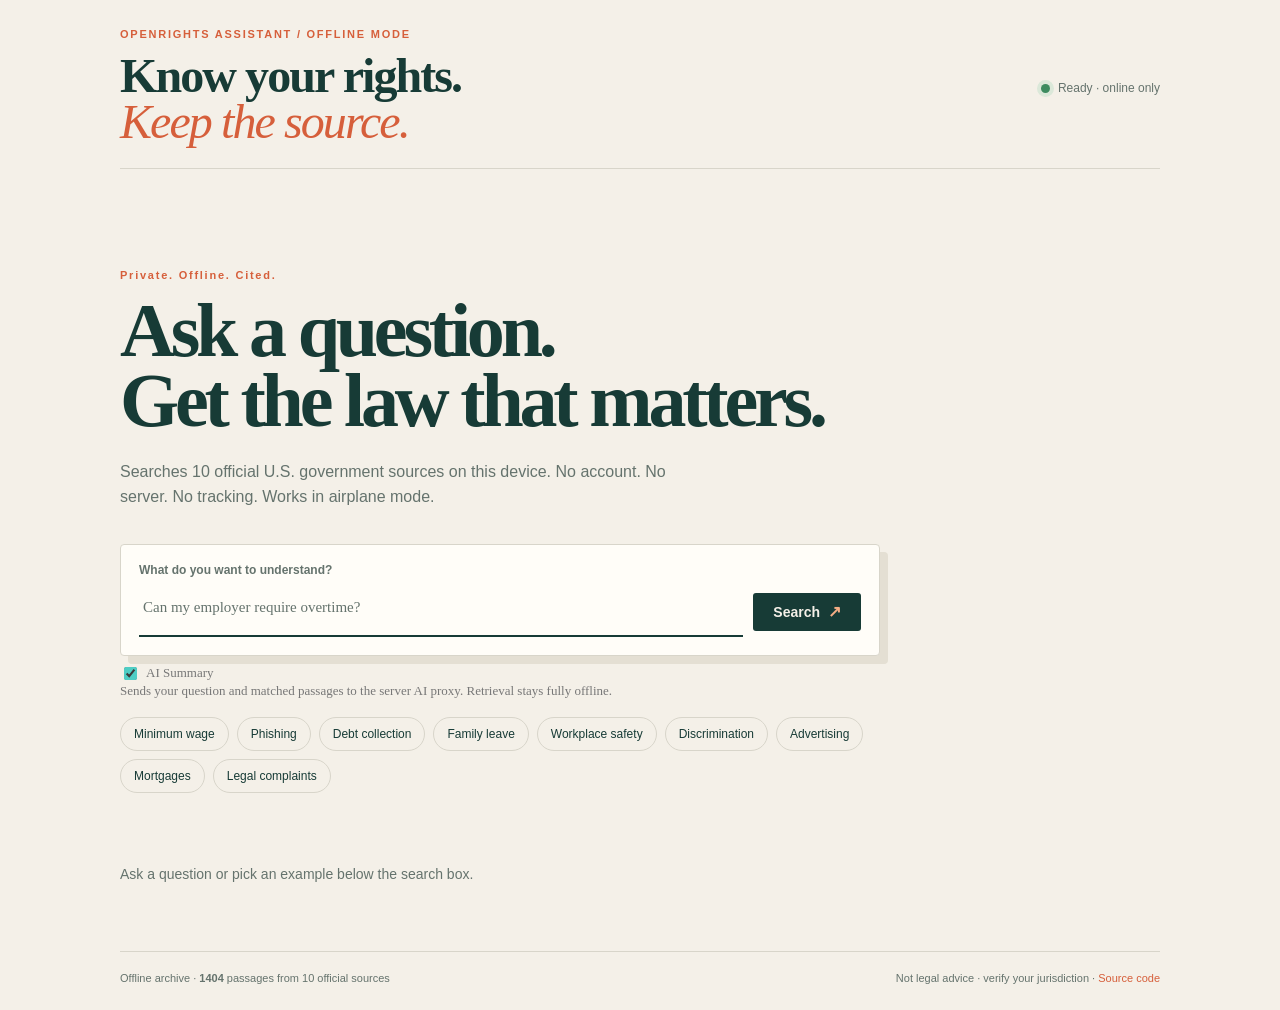
<file: app/index.html>
<!doctype html>
<html lang="en">
<head>
  <meta charset="utf-8">
  <meta name="viewport" content="width=device-width, initial-scale=1, viewport-fit=cover">
  <meta name="theme-color" content="#173b36">
  <meta name="description" content="Offline source-based legal information assistant. Search official U.S. law on your phone with no internet.">
  <link rel="manifest" href="./manifest.webmanifest">
  <link rel="stylesheet" href="./styles.css?v=21">
  <title>OpenRights Assistant</title>
</head>
<body>
  <main class="shell">
    <header class="topbar">
      <div>
        <p class="eyebrow">OPENRIGHTS ASSISTANT / OFFLINE MODE</p>
        <h1>Know your rights.<br><em>Keep the source.</em></h1>
      </div>
      <span class="status"><i></i><span id="statusText">Loading local archive</span></span>
    </header>

    <section class="hero">
      <p class="kicker">Private. Offline. Cited.</p>
      <h2>Ask a question.<br>Get the law that matters.</h2>
      <p class="lede">Searches 10 official U.S. government sources on this device. No account. No server. No tracking. Works in airplane mode.</p>
      <form id="searchForm" class="searchbox">
        <label for="question">What do you want to understand?</label>
        <div class="inputrow">
          <div class="input-wrap"><textarea id="question" rows="1" inputmode="text" autocomplete="off" autocorrect="off" autocapitalize="sentences" placeholder="Can my employer require overtime?" required></textarea><button type="button" id="clearBtn" class="clearbtn" aria-label="Clear">&#10005;</button></div>
          <button type="submit">Search <span>↗</span></button>
        </div>
      </form>
      <div class="ai-toggle"><label><input type="checkbox" id="aiToggle" checked> AI Summary</label><span class="ai-note">Sends your question and matched passages to the server AI proxy. Retrieval stays fully offline.</span></div>

      <div class="chips" aria-label="Example questions">
        <button data-question="What is the federal minimum wage?">Minimum wage</button>
        <button data-question="How do I recognize a phishing scam?">Phishing</button>
        <button data-question="Can a debt collector call me at work?">Debt collection</button>
        <button data-question="Can I take unpaid leave for a family emergency?">Family leave</button>
        <button data-question="Do I have the right to a safe workplace?">Workplace safety</button>
        <button data-question="What types of employment discrimination are illegal?">Discrimination</button>
        <button data-question="What makes an advertisement deceptive?">Advertising</button>
        <button data-question="What should I know before getting a mortgage?">Mortgages</button>
        <button data-question="How do I file a legal complaint?">Legal complaints</button>
      </div>
    </section>

    <section id="results" class="results" aria-live="polite"></section>

    <footer>
      <span>Offline archive · <b id="chunkCount">—</b> passages from 10 official sources</span>
      <span>Not legal advice · verify your jurisdiction · <a href="https://github.com/Steel84/openrights-assistant" target="_blank">Source code</a></span>
    </footer>
  </main>
  <script src="./data/index.js?v=6"></script>
    <script src="./app.js?v=42"></script>
</body>
</html>
</file>
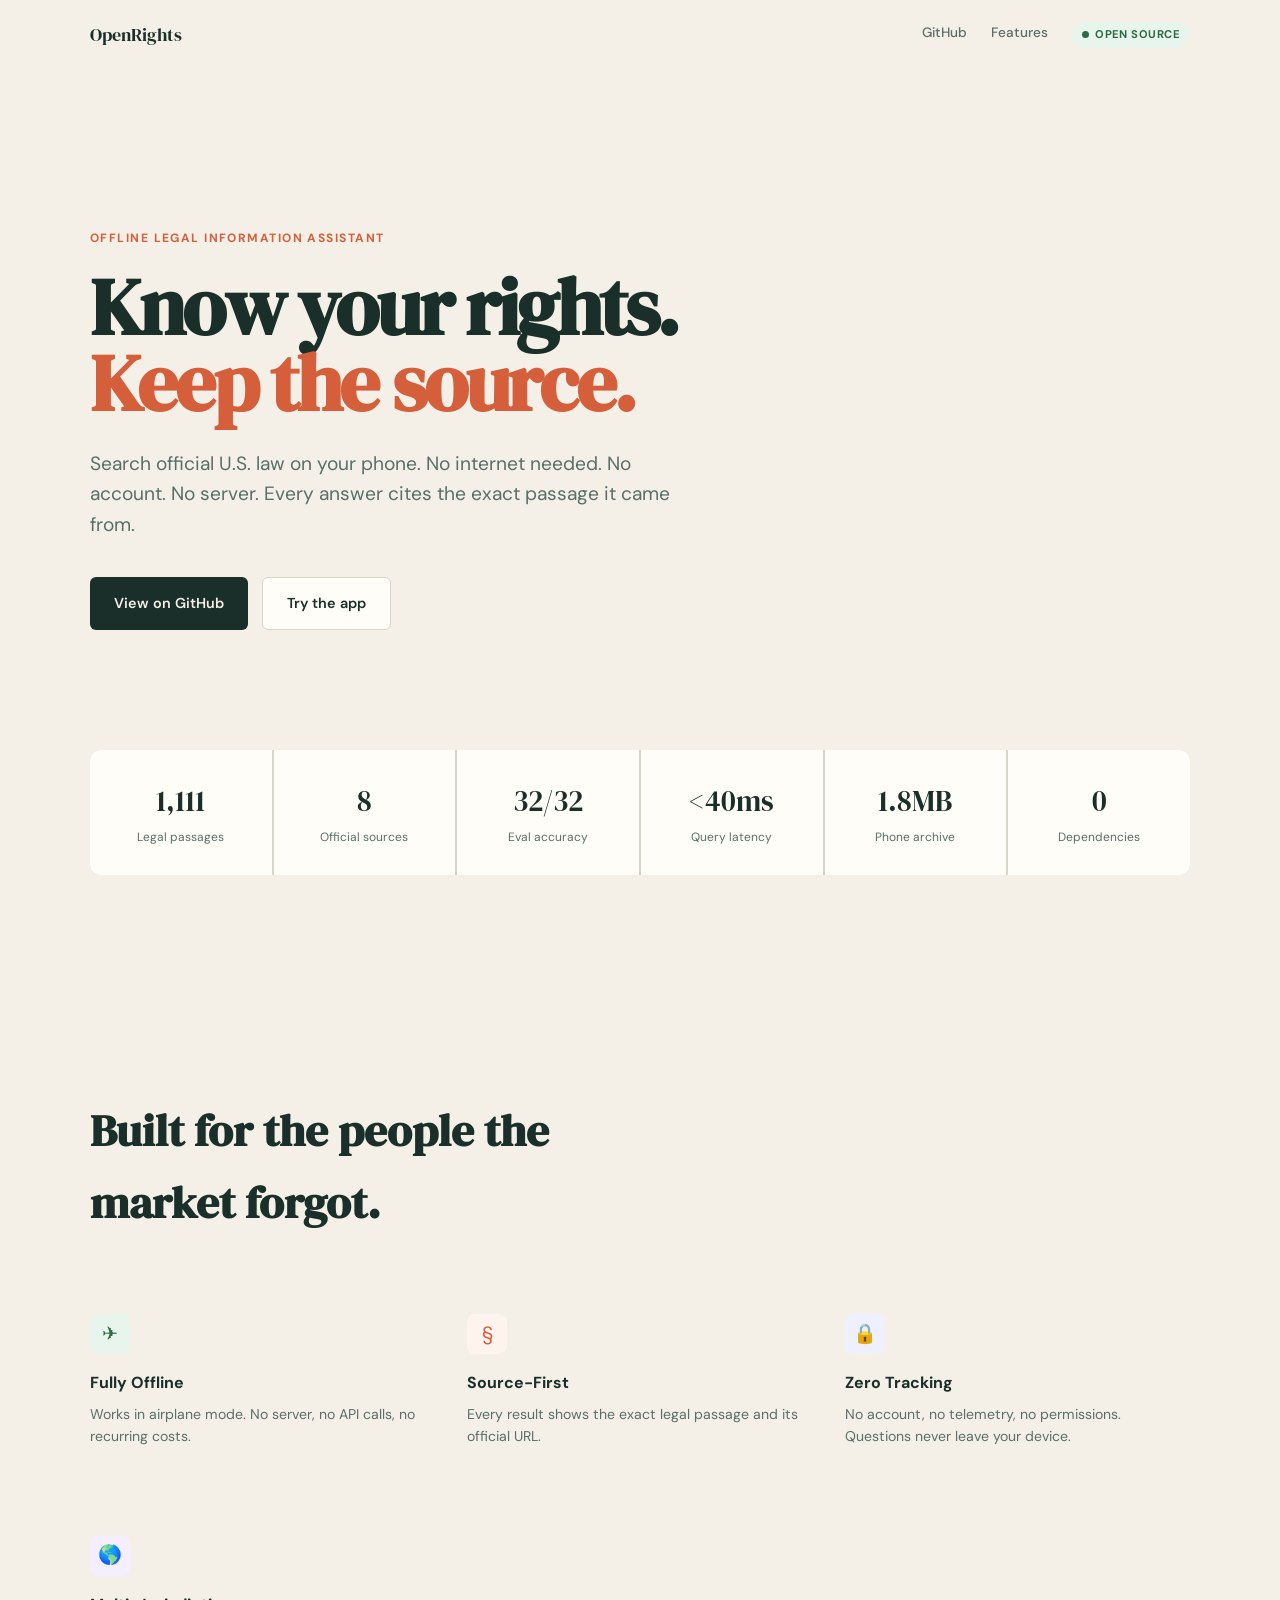
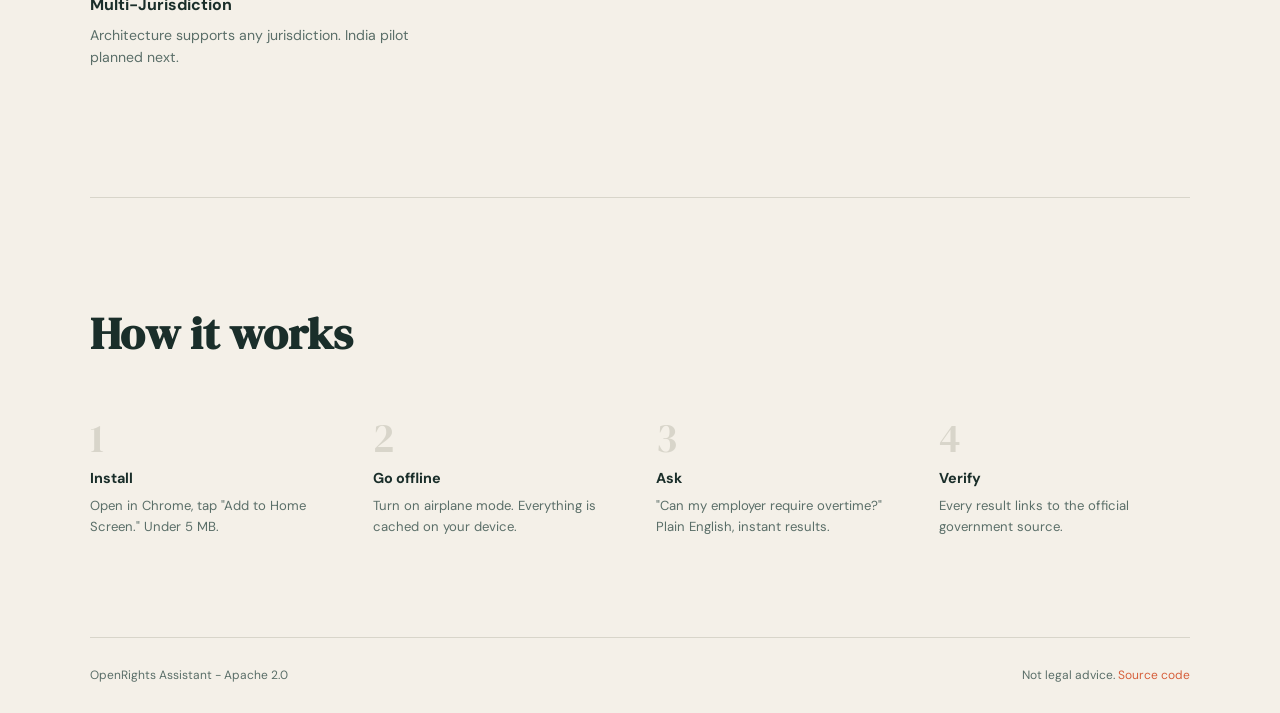
<file: docs/index.html>
<!doctype html>
<html lang="en">
<head>
<meta charset="utf-8">
<meta name="viewport" content="width=device-width, initial-scale=1">
<title>OpenRights Assistant - Offline Legal Information</title>
<link rel="preconnect" href="https://fonts.googleapis.com">
<link href="https://fonts.googleapis.com/css2?family=DM+Sans:ital,opsz,wght@0,9..40,400;0,9..40,500;0,9..40,700;1,9..40,400&family=DM+Serif+Display&display=swap" rel="stylesheet">
<style>
*{box-sizing:border-box;margin:0}
:root{--ink:#1a2e2a;--muted:#5a6e68;--paper:#f4f0e8;--surface:#fffdf8;--line:#d8d5ca;--accent:#d65f3b;--accent-light:#fff3ee;--green:#2d6b45;--green-light:#e8f5ec}
html{scroll-behavior:smooth}
body{background:var(--paper);color:var(--ink);font-family:'DM Sans',system-ui,sans-serif;-webkit-font-smoothing:antialiased;line-height:1.6}
a{color:var(--accent);text-decoration:none}
a:hover{text-decoration:underline}
.wrap{width:min(100% - 48px, 1100px);margin:0 auto}
nav{padding:20px 0;display:flex;justify-content:space-between;align-items:center}
nav .logo{font-family:'DM Serif Display',serif;font-size:1.15rem;color:var(--ink)}
nav .links{display:flex;gap:24px;font-size:0.85rem;font-weight:500;color:var(--muted)}
nav .links a{color:var(--muted)}
nav .links a:hover{color:var(--ink)}
.badge{display:inline-flex;align-items:center;gap:6px;background:var(--green-light);color:var(--green);padding:4px 10px;border-radius:20px;font-size:0.7rem;font-weight:700;letter-spacing:0.04em;text-transform:uppercase}
.badge i{width:7px;height:7px;background:var(--green);border-radius:50%;display:block}
.hero{padding:clamp(80px,14vw,160px) 0 clamp(60px,10vw,120px);max-width:800px}
.hero .eyebrow{font-size:0.75rem;font-weight:700;letter-spacing:0.12em;text-transform:uppercase;color:var(--accent);margin-bottom:20px}
.hero h1{font-family:'DM Serif Display',serif;font-size:clamp(2.8rem,7vw,5rem);line-height:0.95;letter-spacing:-0.035em;margin-bottom:28px}
.hero h1 em{color:var(--accent);font-style:normal}
.hero .lead{font-size:clamp(1rem,2vw,1.2rem);color:var(--muted);max-width:580px;margin-bottom:36px}
.cta-row{display:flex;gap:14px;flex-wrap:wrap}
.btn{display:inline-flex;align-items:center;gap:8px;padding:14px 24px;border-radius:6px;font-size:0.9rem;font-weight:600;transition:transform 0.1s}
.btn:hover{text-decoration:none;transform:translateY(-1px)}
.btn-primary{background:var(--ink);color:var(--paper)}
.btn-secondary{background:var(--surface);color:var(--ink);border:1px solid var(--line)}
.stats{display:grid;grid-template-columns:repeat(auto-fit,minmax(140px,1fr));gap:2px;background:var(--line);border-radius:10px;overflow:hidden;margin-bottom:clamp(60px,10vw,120px)}
.stat{background:var(--surface);padding:28px 24px;text-align:center}
.stat .num{font-family:'DM Serif Display',serif;font-size:1.8rem;color:var(--ink)}
.stat .label{font-size:0.75rem;color:var(--muted);margin-top:4px}
.features{padding:clamp(60px,10vw,100px) 0}
.features h2{font-family:'DM Serif Display',serif;font-size:clamp(1.8rem,4vw,2.8rem);margin-bottom:48px;max-width:500px}
.feat-grid{display:grid;grid-template-columns:repeat(auto-fit,minmax(260px,1fr));gap:32px}
.feat{padding:28px 0}
.feat .icon{width:40px;height:40px;border-radius:8px;display:flex;align-items:center;justify-content:center;margin-bottom:16px;font-size:1.2rem}
.feat .icon.off{background:var(--green-light);color:var(--green)}
.feat .icon.src{background:var(--accent-light);color:var(--accent)}
.feat .icon.prv{background:#eef0ff;color:#4355a0}
.feat .icon.glb{background:#f5eeff;color:#7044a0}
.feat h3{font-size:1rem;font-weight:700;margin-bottom:8px}
.feat p{font-size:0.88rem;color:var(--muted);line-height:1.55}
.how{padding:clamp(60px,10vw,100px) 0;border-top:1px solid var(--line)}
.how h2{font-family:'DM Serif Display',serif;font-size:clamp(1.8rem,4vw,2.8rem);margin-bottom:48px}
.steps{display:grid;grid-template-columns:repeat(auto-fit,minmax(200px,1fr));gap:32px;counter-reset:step}
.step{counter-increment:step}
.step::before{content:counter(step);font-family:'DM Serif Display',serif;font-size:2.5rem;color:var(--line);line-height:1}
.step h4{font-size:0.9rem;font-weight:700;margin:8px 0 6px}
.step p{font-size:0.82rem;color:var(--muted);line-height:1.55}
footer{padding:28px 0;border-top:1px solid var(--line);display:flex;justify-content:space-between;flex-wrap:wrap;gap:12px;font-size:0.75rem;color:var(--muted)}
footer a{color:var(--accent)}
@media(max-width:600px){nav .links{gap:14px}.stats{grid-template-columns:repeat(2,1fr)}.cta-row{flex-direction:column}.btn{justify-content:center}}
</style>
</head>
<body>
<div class="wrap">
<nav><span class="logo">OpenRights</span><div class="links"><a href="https://github.com/Steel84/openrights-assistant">GitHub</a><a href="#features">Features</a><span class="badge"><i></i>Open Source</span></div></nav>
<section class="hero"><p class="eyebrow">Offline Legal Information Assistant</p><h1>Know your rights.<br><em>Keep the source.</em></h1><p class="lead">Search official U.S. law on your phone. No internet needed. No account. No server. Every answer cites the exact passage it came from.</p><div class="cta-row"><a href="https://github.com/Steel84/openrights-assistant" class="btn btn-primary">View on GitHub</a><a href="./app/" class="btn btn-secondary">Try the app</a></div></section>
<div class="stats"><div class="stat"><div class="num">1,111</div><div class="label">Legal passages</div></div><div class="stat"><div class="num">8</div><div class="label">Official sources</div></div><div class="stat"><div class="num">32/32</div><div class="label">Eval accuracy</div></div><div class="stat"><div class="num">&lt;40ms</div><div class="label">Query latency</div></div><div class="stat"><div class="num">1.8MB</div><div class="label">Phone archive</div></div><div class="stat"><div class="num">0</div><div class="label">Dependencies</div></div></div>
<section class="features" id="features"><h2>Built for the people the market forgot.</h2><div class="feat-grid"><div class="feat"><div class="icon off">&#9992;</div><h3>Fully Offline</h3><p>Works in airplane mode. No server, no API calls, no recurring costs.</p></div><div class="feat"><div class="icon src">&#167;</div><h3>Source-First</h3><p>Every result shows the exact legal passage and its official URL.</p></div><div class="feat"><div class="icon prv">&#128274;</div><h3>Zero Tracking</h3><p>No account, no telemetry, no permissions. Questions never leave your device.</p></div><div class="feat"><div class="icon glb">&#127758;</div><h3>Multi-Jurisdiction</h3><p>Architecture supports any jurisdiction. India pilot planned next.</p></div></div></section>
<section class="how" id="how"><h2>How it works</h2><div class="steps"><div class="step"><h4>Install</h4><p>Open in Chrome, tap "Add to Home Screen." Under 5 MB.</p></div><div class="step"><h4>Go offline</h4><p>Turn on airplane mode. Everything is cached on your device.</p></div><div class="step"><h4>Ask</h4><p>"Can my employer require overtime?" Plain English, instant results.</p></div><div class="step"><h4>Verify</h4><p>Every result links to the official government source.</p></div></div></section>
<footer><span>OpenRights Assistant - Apache 2.0</span><span>Not legal advice. <a href="https://github.com/Steel84/openrights-assistant">Source code</a></span></footer>
</div>
</body>
</html>
</file>
<file: app/styles.css>
:root {
  --ink:#173b36; --muted:#65736d; --paper:#f4f0e8; --card:#fffdf8;
  --line:#d8d5ca; --accent:#d65f3b; --success:#3d8b5f;
  --prose:#29453f;          /* body copy, a touch softer than headings */
  --btn-hover:#1f4f47;      /* the button one step lighter than --ink */
  --btn-arrow:#f5ad85;
  --shadow:#e4dfd3;         /* the flat offset shadow under the search box */
  --halo:#dbe8d9;           /* ring around the status dot */
  --halo-fade:#dbe8d900;
  --tint:#fff8f5;           /* faint accent wash on hover */
  --mark:#ffe0b8;           /* search-term highlight */
}

/* Not an inversion of the light theme. Backgrounds keep the same green hue but
   sit dark, surfaces get lighter with elevation rather than using shadow, and
   the accent is lifted and desaturated so it reads on a dark ground. The button
   needs no special case: it is --ink on --paper, so it flips with them. */
@media (prefers-color-scheme: dark) {
  :root {
    --ink:#e7eeea; --muted:#94a69f; --paper:#101d1a; --card:#182b26;
    --line:#2b3f39; --accent:#ef8a66; --success:#5fb583;
    --prose:#c4d5ce;
    --btn-hover:#cddbd4;
    --btn-arrow:#8a4a30;
    --shadow:#0a1512;
    --halo:#1d3830;
    --halo-fade:#1d383000;
    --tint:#22332c;
    --mark:#6b4a22;
  }
}
* { box-sizing:border-box; }
html { scroll-behavior:smooth; }
body { margin:0; background:var(--paper); color:var(--ink); font-family: Georgia, "Times New Roman", serif; -webkit-font-smoothing:antialiased; }
.shell { width:min(100% - 36px, 1040px); margin:auto; min-height:100vh; display:flex; flex-direction:column; }
.topbar { padding:28px 0 24px; display:flex; justify-content:space-between; align-items:center; border-bottom:1px solid var(--line); }
.eyebrow,.kicker { margin:0 0 12px; font:700 11px/1.2 Arial,sans-serif; letter-spacing:.16em; color:var(--accent); }
h1 { margin:0; font-size:clamp(28px,5vw,48px); line-height:.95; letter-spacing:-.04em; }
h1 em { color:var(--accent); font-weight:400; }
.status { display:flex; align-items:center; gap:8px; font:12px Arial,sans-serif; color:var(--muted); padding-top:4px; }
.status i { width:9px; height:9px; background:var(--success); border-radius:50%; display:block; box-shadow:0 0 0 4px var(--halo); animation:pulse 2s infinite; }
@keyframes pulse { 0%,100%{box-shadow:0 0 0 4px var(--halo)} 50%{box-shadow:0 0 0 7px var(--halo-fade)} }
.hero { padding:clamp(48px,9vw,100px) 0 44px; max-width:760px; }
h2 { margin:0; font-size:clamp(38px,7vw,76px); line-height:.93; letter-spacing:-.055em; }
.lede { max-width:580px; margin:24px 0 34px; color:var(--muted); font:16px/1.55 Arial,sans-serif; }
.searchbox { background:var(--card); border:1px solid var(--line); padding:18px; box-shadow:8px 8px 0 var(--shadow); border-radius:4px; }
.searchbox label { display:block; margin-bottom:10px; font:700 12px Arial,sans-serif; color:var(--muted); }
.inputrow { display:flex; gap:10px; position:relative; align-items:center; }
textarea { display:block; width:100%; min-width:0; flex:1; border:0; border-bottom:2px solid var(--ink); outline:0; padding:10px 30px 10px 4px; background:transparent; color:var(--ink); font:clamp(16px,4.2vw,20px)/1.4 Georgia,serif; resize:none; overflow:hidden; transition:border-color .2s; -webkit-appearance:none; appearance:none; border-radius:0; touch-action:manipulation; user-select:text; -webkit-user-select:text; pointer-events:auto; }
textarea:focus { border-color:var(--accent); }
textarea::placeholder { font-size:15px; color:var(--muted); opacity:1; overflow:hidden; text-overflow:ellipsis; }
button { cursor:pointer; border:0; transition:transform .1s, background .2s; }
button:active { transform:scale(0.97); }
.inputrow button[type="submit"] { background:var(--ink); color:var(--paper); padding:0 20px; height:38px; font:700 14px Arial,sans-serif; border-radius:3px; white-space:nowrap; display:inline-flex; align-items:center; justify-content:center; }
.inputrow button[type="submit"]:hover { background:var(--btn-hover); }
.inputrow button[type="submit"] span { color:var(--btn-arrow); margin-left:8px; font-size:16px; line-height:1; }
.chips { display:flex; gap:8px; flex-wrap:wrap; margin-top:18px; }
.chips button { border:1px solid var(--line); color:var(--ink); background:transparent; border-radius:20px; padding:9px 13px; font:12px Arial,sans-serif; }
.chips button:hover { border-color:var(--accent); color:var(--accent); background:var(--tint); }
.results { display:grid; gap:14px; padding-bottom:40px; }
.empty { color:var(--muted); font:14px/1.6 Arial,sans-serif; padding:26px 0; }
.result { background:var(--card); border:1px solid var(--line); padding:20px; border-radius:4px; transition:box-shadow .2s; }
.result:hover { box-shadow:0 4px 12px rgba(23,59,54,.08); }
.resulthead { display:flex; justify-content:space-between; gap:15px; margin-bottom:12px; font:700 12px Arial,sans-serif; }
.result p { margin:0; font:17px/1.5 Georgia,serif; color:var(--prose); }
.result a { display:inline-block; margin-top:14px; color:var(--accent); font:12px Arial,sans-serif; text-decoration:none; overflow-wrap:anywhere; }
.result a:hover { text-decoration:underline; }
footer { margin-top:auto; padding:20px 0 26px; display:flex; justify-content:space-between; gap:15px; color:var(--muted); font:11px Arial,sans-serif; border-top:1px solid var(--line); flex-wrap:wrap; }
footer a { color:var(--accent); text-decoration:none; }
footer a:hover { text-decoration:underline; }
@media (max-width:600px) {
  .shell { width:min(100% - 20px, 1040px); }
  .topbar { padding-top:20px; flex-direction:column; align-items:center; gap:14px; }
  .status { padding-top:0; }
  .inputrow { display:block; }
  .inputrow button[type="submit"] { width:100%; margin-top:15px; padding:14px; }
  /* The offset shadow is decoration; the question field is the product. Trade
     the shadow and most of the card padding for input width. */
  .searchbox { padding:14px 12px; box-shadow:3px 3px 0 var(--shadow); }
  .searchbox label { margin-bottom:8px; }
  textarea { padding:10px 30px 10px 2px; font-size:17px; }
  textarea::placeholder { font-size:14px; }
  footer { display:block; }
  footer span { display:block; margin-top:5px; }
  .chips { gap:6px; }
  .chips button { padding:7px 10px; font-size:11px; }
}

mark { background:var(--mark); color:var(--ink); padding:1px 3px; border-radius:2px; }

/* The answer: one plain-language explanation, set to be read, not scanned. */
.answer { background:var(--card); border:1px solid var(--line); border-radius:4px; padding:26px 24px 22px; }
.answerlabel { margin:0 0 10px; font:700 11px Arial,sans-serif; letter-spacing:.14em; text-transform:uppercase; color:var(--accent); }
.answer h3 { margin:0 0 16px; font:400 26px/1.25 Georgia,serif; letter-spacing:-.01em; color:var(--ink); }
.answer p { margin:0 0 14px; font:17px/1.62 Georgia,serif; color:var(--prose); max-width:62ch; }
.answer p:last-of-type { margin-bottom:0; }
.answer strong { font-weight:700; color:var(--ink); }
.answermeta { margin:20px 0 0 !important; padding-top:14px; border-top:1px solid var(--line); font:12px/1.5 Arial,sans-serif !important; color:var(--muted) !important; }
.answermeta a { color:var(--accent); text-decoration:none; }
.answermeta a:hover { text-decoration:underline; }

/* The statute itself is evidence, not the answer. Available, not in the way. */
.sources { border-top:1px solid var(--line); padding-top:8px; }
.sources summary { cursor:pointer; padding:10px 0; font:12px Arial,sans-serif; color:var(--muted); list-style:none; }
.sources summary::-webkit-details-marker { display:none; }
.sources summary::before { content:"\25B8"; display:inline-block; margin-right:8px; transition:transform .15s ease; }
.sources[open] summary::before { transform:rotate(90deg); }
.sources summary:hover { color:var(--accent); }
.sources .result { margin-bottom:12px; }
.sources .result:last-child { margin-bottom:0; }
.result p { font-size:15px; line-height:1.55; }

@media (max-width:600px) {
  .answer { padding:22px 18px 18px; }
  .answer h3 { font-size:22px; }
  .answer p { font-size:16px; }
}

.input-wrap { position:relative; flex:1; min-width:0; display:flex; align-items:center; }
.clearbtn { position:absolute; right:8px; top:50%; transform:translateY(-50%); width:22px; height:22px; background:none; border:none; color:var(--muted); font-size:14px; display:none; align-items:center; justify-content:center; padding:0; line-height:1; cursor:pointer; z-index:1; }
.clearbtn:hover { color:var(--ink); }

/* AI toggle & card */
.ai-toggle { margin:8px 0 0; font-size:13px; color:#777; }
.ai-toggle label { cursor:pointer; display:flex; align-items:center; gap:6px; }
.ai-toggle input { accent-color:#4ecdc4; }
.ai-card { background:var(--card); border:1px solid var(--line); border-radius:4px; padding:26px 24px 22px; }
.ai-card summary.ai-label { cursor:pointer; list-style:none; user-select:none; }
.ai-card summary.ai-label::-webkit-details-marker { display:none; }
.ai-card summary.ai-label::before { content:"\25BC"; display:inline-block; margin-right:8px; font-size:9px; transition:transform .15s; vertical-align:middle; }
.ai-card:not([open]) summary.ai-label::before { transform:rotate(-90deg); }
.ai-label { font:700 11px/1 Arial,sans-serif; letter-spacing:.14em; text-transform:uppercase; color:var(--accent); margin:0 0 10px; }
.ai-loading { color:var(--muted); font:italic 15px/1.6 Georgia,serif; margin:0; }
.ai-body { font:17px/1.62 Georgia,serif; color:var(--prose); margin:0; }
.ai-body p { margin:0 0 14px; }
.ai-body p:last-child { margin-bottom:0; }
.ai-card p.ai-meta { font:11px/1.4 Arial,sans-serif !important; color:var(--muted) !important; opacity:0.6; margin:10px 0 0 !important; letter-spacing:0.02em; }
</file>
